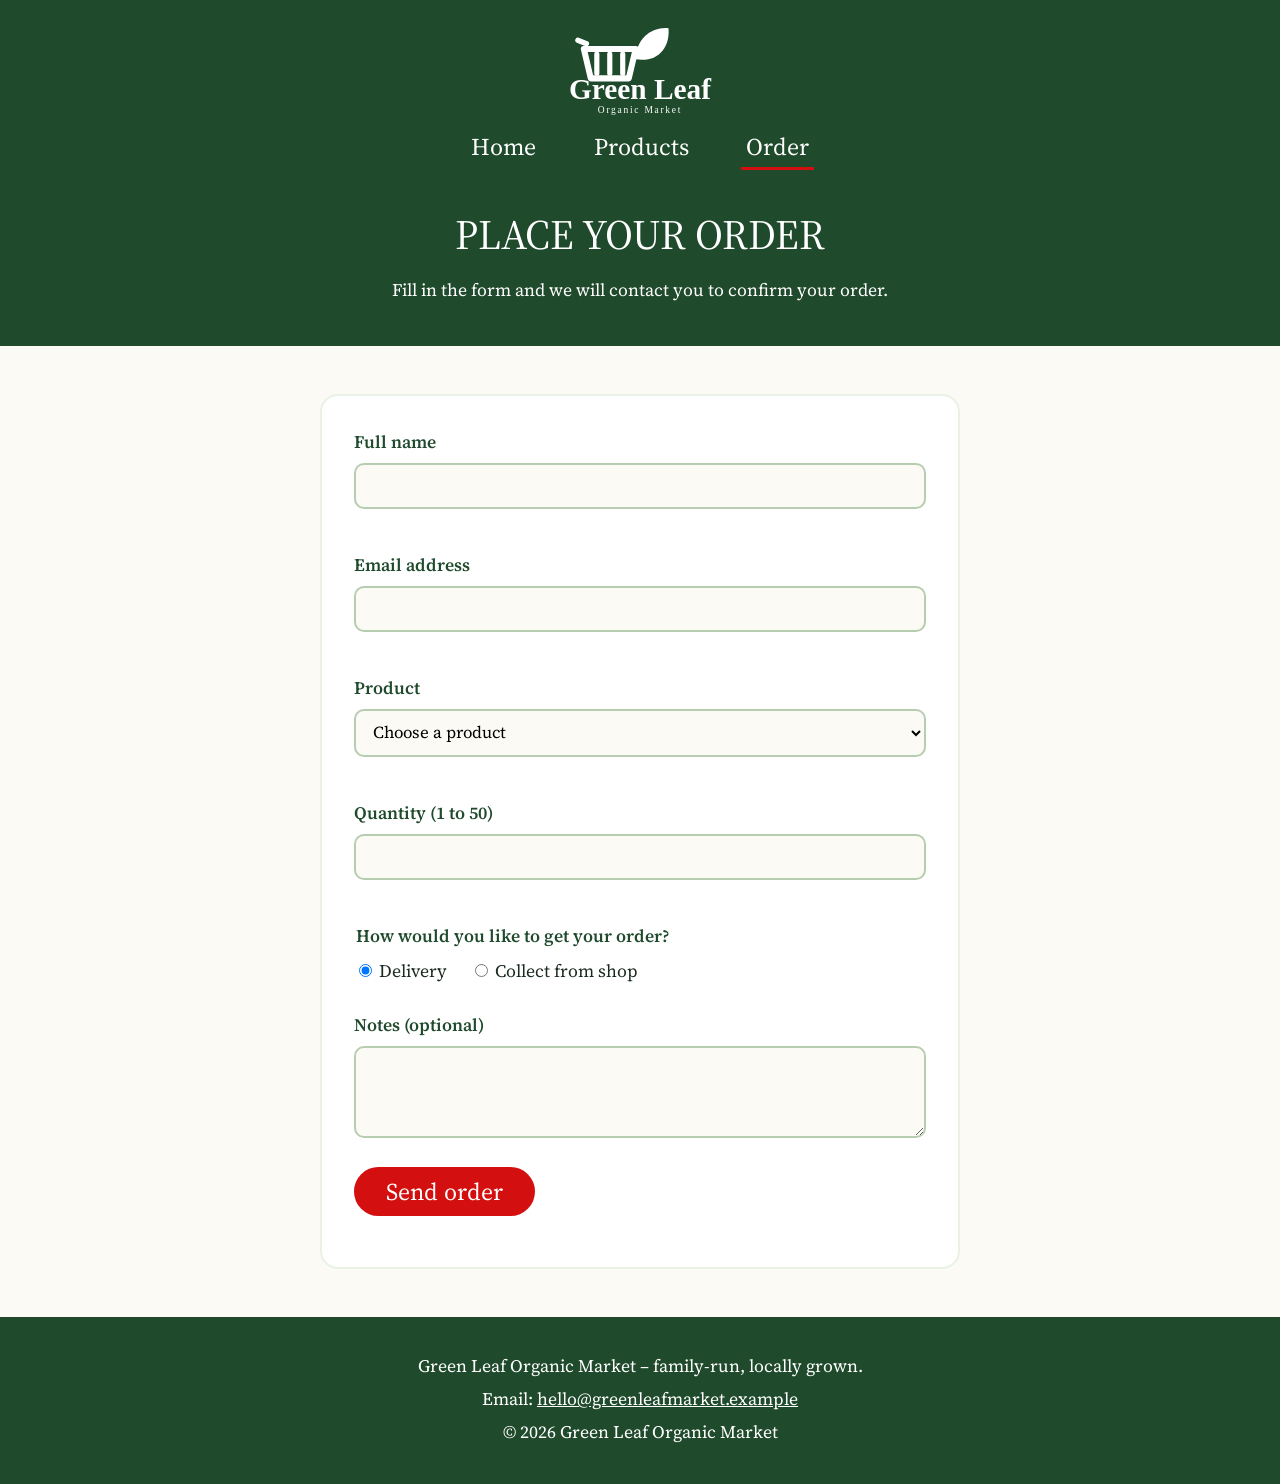
<file: GreenLeafWebsite/greenleaf/order.html>
<!DOCTYPE html>
<html lang="en">
<head>
  <meta charset="UTF-8"> 
  <meta name="viewport" content="width=device-width, initial-scale=1"> <!-- this makes the website fit for different screen sizes-->
  <title>Green Leaf Organic Market | Order</title>
  <meta name="description" content="Send your order to Green Leaf Organic Market.">
  <link rel="preconnect" href="https://fonts.googleapis.com"> <!-- connects external fonts and CSS stylesheet-->
  <link rel="preconnect" href="https://fonts.gstatic.com" crossorigin>
  <link href="https://fonts.googleapis.com/css2?family=Source+Serif+4:wght@400;600&display=swap" rel="stylesheet">
  <link rel="stylesheet" href="style.css"> <!-- links the external CSS file for page styling -->
</head>
<body>
  <header class="page-banner"> <!-- website header and navigation menu-->
    <div class="site-header">
      <a class="logo" href="index.html"><img src="images/logo.svg" alt="Green Leaf Organic Market logo with a basket and a leaf"></a>
      <nav class="main-nav" aria-label="Main navigation"> <!-- navigation menu for moving inbetween pages-->
        <ul>
          <li><a href="index.html">Home</a></li>
          <li><a href="products.html">Products</a></li>
          <li><a href="order.html" aria-current="page">Order</a></li> <!-- marks order as the current page-->
        </ul>
      </nav>
    </div>
    <h1>Place your order</h1>
    <p>Fill in the form and we will contact you to confirm your order.</p>
  </header>

  <main> <!-- main page heading and description-->
    <section class="section">
      <form id="order-form" class="order-form" action="#" method="post" novalidate> <!-- creats the form used to collect customer orders-->
        <div class="field" id="field-name"> <!-- collects the customers full name-->
          <label for="name">Full name</label> <!-- connects the label to the name input-->
          <input type="text" id="name" name="name" autocomplete="name" aria-describedby="name-error">
          <p class="error-msg" id="name-error"></p> <!-- displays an error if the name is invalid -->
        </div>

        <div class="field" id="field-email"> <!-- collects the customers email address-->
          <label for="email">Email address</label>
          <input type="email" id="email" name="email" autocomplete="email" aria-describedby="email-error"> <!-- uses email input to collect an email address-->
          <p class="error-msg" id="email-error"></p> <!-- displays an error if the email is invalid-->
        </div>

        <div class="field" id="field-product"> <!-- allows customer to select a product-->
          <label for="product">Product</label>
          <select id="product" name="product" aria-describedby="product-error">
            <option value="">Choose a product</option> <!-- default option shown before making a selection-->
            <optgroup label="Fruit"> <!-- lists the available fruit products-->
              <option>Mangoes</option>
              <option>Oranges</option>
              <option>Melon</option>
              <option>Grapes</option>
              <option>Watermelon</option>
              <option>Blueberries</option>
            </optgroup>
            <optgroup label="Vegetables"> <!-- lists the available vegetable products-->
              <option>Tomatoes</option>
              <option>Potatoes</option>
              <option>Spinach</option>
              <option>Lettuce</option>
            </optgroup>
          </select> 
          <p class="error-msg" id="product-error"></p> <!-- displays an error if no product is selected-->
        </div>

        <div class="field" id="field-quantity"> <!-- collects the number of items that the customer requests for-->
          <label for="quantity">Quantity (1 to 50)</label> 
          <input type="number" id="quantity" name="quantity" inputmode="numeric" aria-describedby="quantity-error"> <!-- allows customer enter a quantity numerically-->
          <p class="error-msg" id="quantity-error"></p> <!-- shows an error if the quantity is invalid-->
        </div>

        <fieldset class="field radio-row"> <!-- allows customers to choose their collection method -->
          <legend>How would you like to get your order?</legend>
          <label><input type="radio" name="method" value="delivery" checked> Delivery</label> <!-- radio buttons allow only one delivery option-->
          <label><input type="radio" name="method" value="collection"> Collect from shop</label>
        </fieldset>

        <div class="field"> <!-- provides an optional area for extra information-->
          <label for="notes">Notes (optional)</label>
          <textarea id="notes" name="notes" rows="3"></textarea>
        </div>

        <button type="submit" class="btn">Send order</button> <!-- subtmis the completed order form-->
        <div id="form-status" class="form-status" role="status" aria-live="polite"></div> <!-- shows validation errors or order status messages-->
      </form>
    </section>
  </main>

  <footer class="site-footer">
    <p>Green Leaf Organic Market &ndash; family-run, locally grown.</p>
    <p>Email: <a href="mailto:hello@greenleafmarket.example">hello@greenleafmarket.example</a></p>
    <p>&copy; 2026 Green Leaf Organic Market</p>
  </footer>
  <script src="script.js"></script>
</body>
</html>
</file>
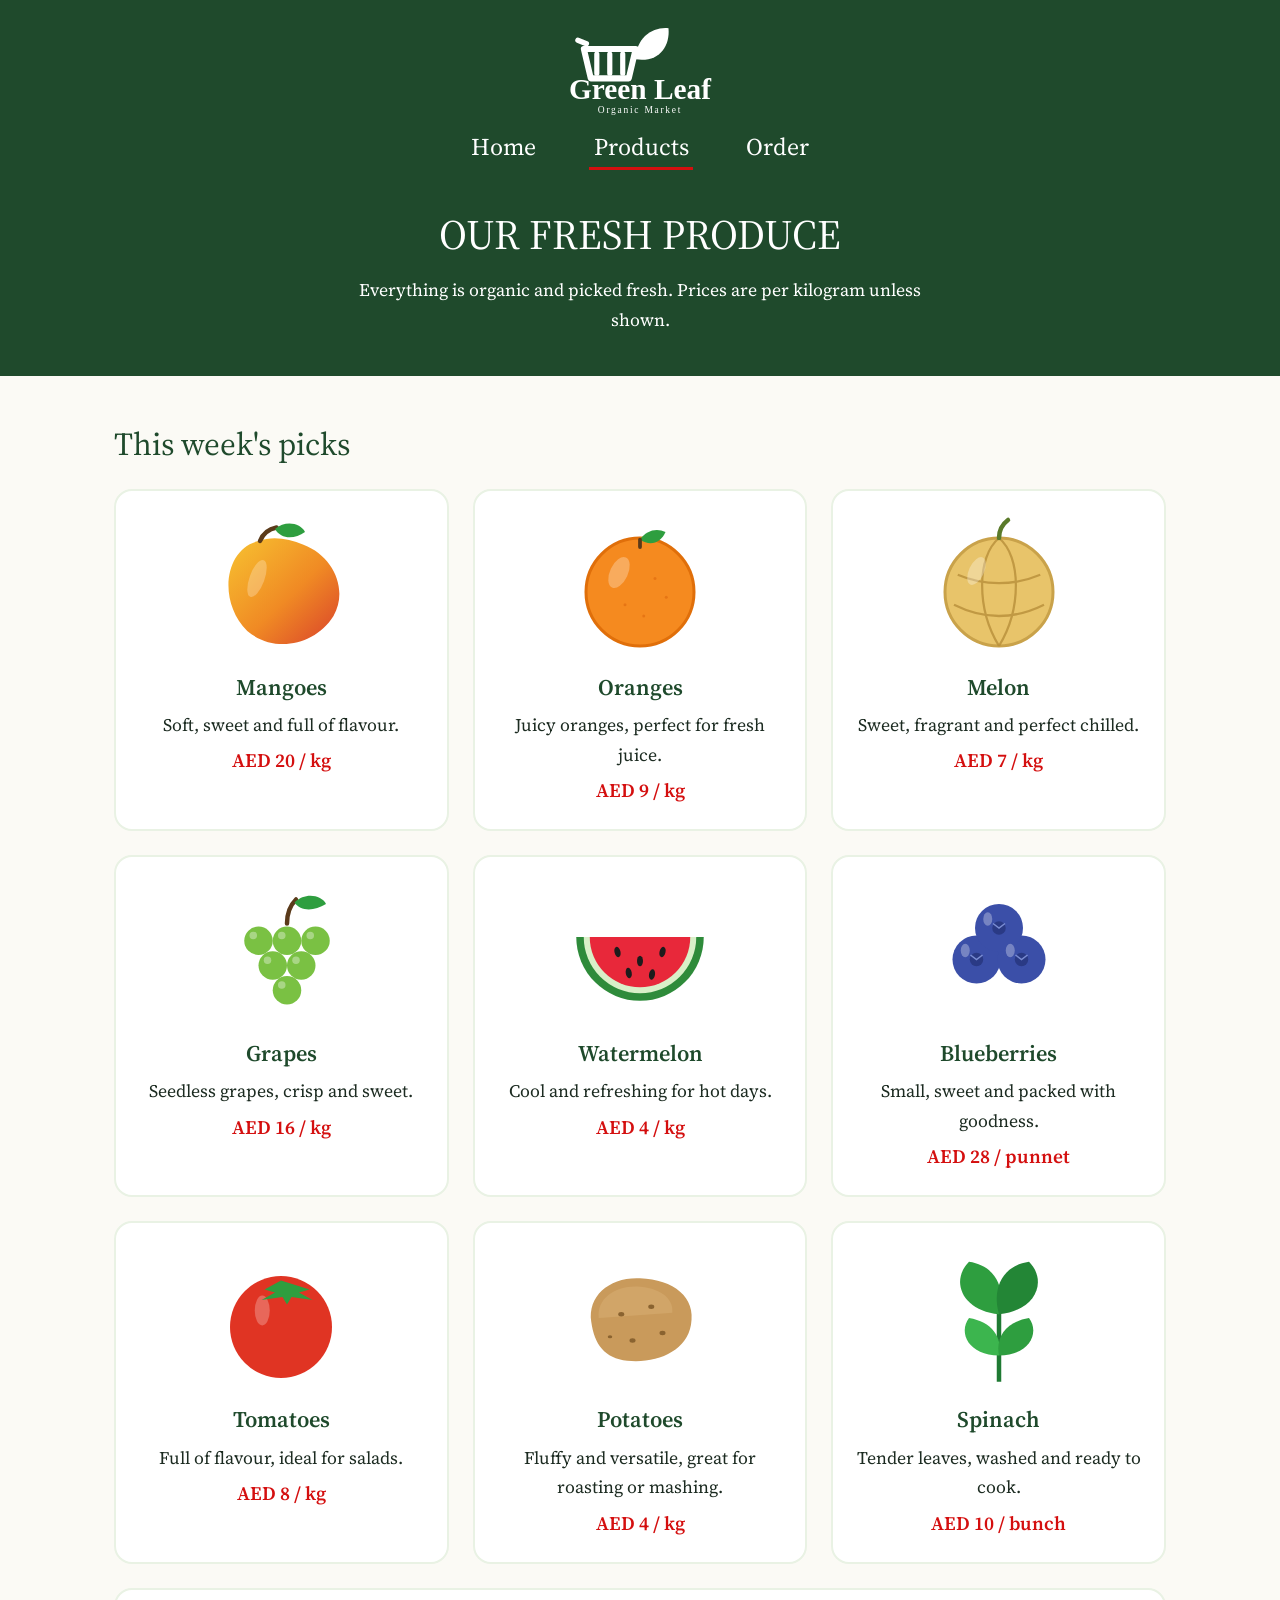
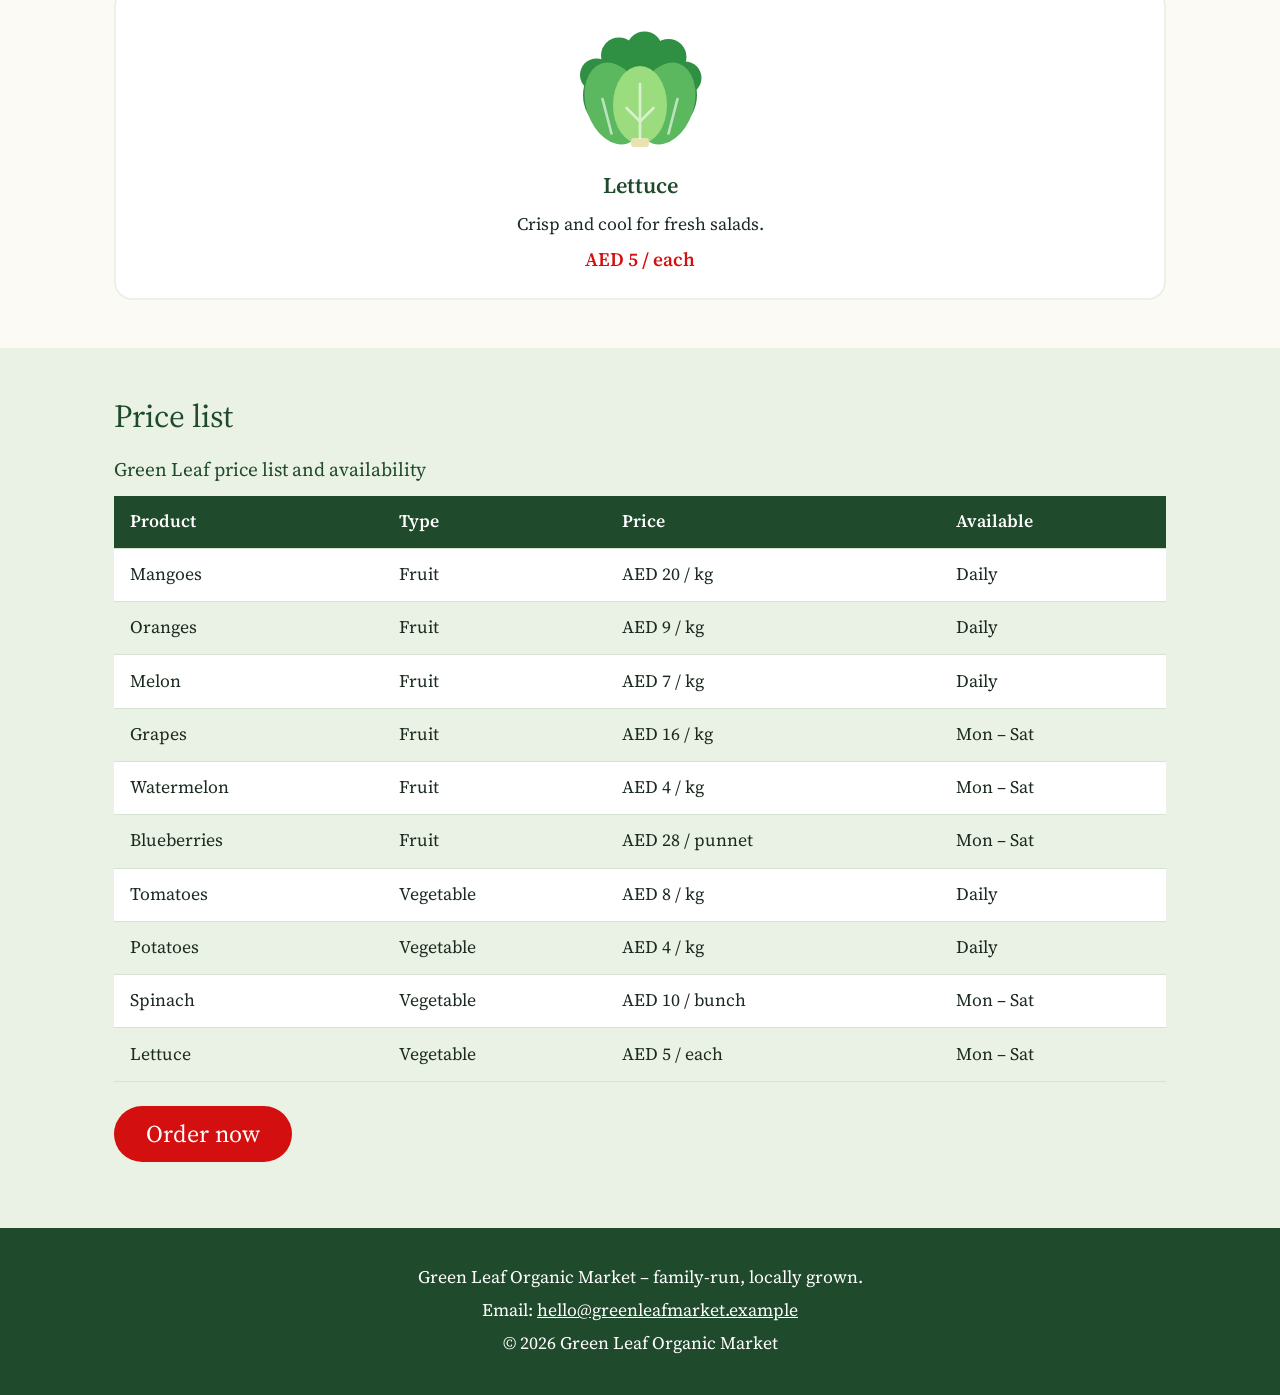
<file: GreenLeafWebsite/greenleaf/products.html>
<!DOCTYPE html>
<html lang="en">
<head>
  <meta charset="UTF-8"> <!-- Sets the character format -->
  <meta name="viewport" content="width=device-width, initial-scale=1"> <!-- Adjusts page size for different devices -->
  <title>Green Leaf Organic Market | Products</title> <!-- Sets the browser tab title -->
  <meta name="description" content="Organic fruit and vegetables available from Green Leaf Organic Market."> <!-- Describes the page -->
  <link rel="preconnect" href="https://fonts.googleapis.com"> <!-- Connects to Google Fonts -->
  <link rel="preconnect" href="https://fonts.gstatic.com" crossorigin>
  <link href="https://fonts.googleapis.com/css2?family=Source+Serif+4:wght@400;600&display=swap" rel="stylesheet"> <!-- Loads the website font -->
  <link rel="stylesheet" href="style.css"> <!-- Connects the CSS stylesheet -->
</head>
<body>
  <header class="page-banner"> <!-- Creates the top page banner -->
    <div class="site-header"> <!-- Holds the logo and navigation -->
      <a class="logo" href="index.html"><img src="images/logo.svg" alt="Green Leaf Organic Market logo with a basket and a leaf"></a> <!-- Logo links to Home -->
      <nav class="main-nav" aria-label="Main navigation"> <!-- Creates the navigation menu -->
        <ul>
          <li><a href="index.html">Home</a></li> <!-- Links to Home -->
          <li><a href="products.html" aria-current="page">Products</a></li> <!-- Marks the current page -->
          <li><a href="order.html">Order</a></li> <!-- Links to Order -->
        </ul>
      </nav>
    </div>
    <h1>Our fresh produce</h1> <!-- Main page heading -->
    <p>Everything is organic and picked fresh. Prices are per kilogram unless shown.</p> <!-- Short page introduction -->
  </header>

  <main> <!-- Contains the main page content -->
    <section class="section">
      <h2>This week's picks</h2> <!-- Introduces the available products -->
      <ul class="product-grid"> <!-- Displays products in a grid -->
        <li class="product"> <!-- Individual product card -->
          <img src="images/mango.svg" alt="A ripe yellow and orange mango"> <!-- Displays mango image with alt text -->
          <h3>Mangoes</h3> <!-- Product name -->
          <p>Soft, sweet and full of flavour.</p> <!-- Product description -->
          <p class="price">AED 20 / kg</p> <!-- Displays product price -->
        </li>
        <li class="product">
          <img src="images/orange.svg" alt="A whole orange with a green leaf">
          <h3>Oranges</h3>
          <p>Juicy oranges, perfect for fresh juice.</p>
          <p class="price">AED 9 / kg</p>
        </li>
        <li class="product">
          <img src="images/melon.svg" alt="A whole round melon with a netted skin">
          <h3>Melon</h3>
          <p>Sweet, fragrant and perfect chilled.</p>
          <p class="price">AED 7 / kg</p>
        </li>
        <li class="product">
          <img src="images/grapes.svg" alt="A bunch of green grapes on the vine">
          <h3>Grapes</h3>
          <p>Seedless grapes, crisp and sweet.</p>
          <p class="price">AED 16 / kg</p>
        </li>
        <li class="product">
          <img src="images/watermelon.svg" alt="A slice of watermelon with red flesh and black seeds">
          <h3>Watermelon</h3>
          <p>Cool and refreshing for hot days.</p>
          <p class="price">AED 4 / kg</p>
        </li>
        <li class="product">
          <img src="images/blueberries.svg" alt="A pile of fresh blueberries">
          <h3>Blueberries</h3>
          <p>Small, sweet and packed with goodness.</p>
          <p class="price">AED 28 / punnet</p>
        </li>
        <li class="product">
          <img src="images/tomato.svg" alt="A round red tomato">
          <h3>Tomatoes</h3>
          <p>Full of flavour, ideal for salads.</p>
          <p class="price">AED 8 / kg</p>
        </li>
        <li class="product">
          <img src="images/potato.svg" alt="A brown potato with small eyes">
          <h3>Potatoes</h3>
          <p>Fluffy and versatile, great for roasting or mashing.</p>
          <p class="price">AED 4 / kg</p>
        </li>
        <li class="product">
          <img src="images/spinach.svg" alt="A bunch of green spinach leaves">
          <h3>Spinach</h3>
          <p>Tender leaves, washed and ready to cook.</p>
          <p class="price">AED 10 / bunch</p>
        </li>
        <li class="product">
          <img src="images/lettuce.svg" alt="A fresh green lettuce">
          <h3>Lettuce</h3>
          <p>Crisp and cool for fresh salads.</p>
          <p class="price">AED 5 / each</p>
        </li>
      </ul>
    </section>

    <section class="band-light"> <!-- creates a seperate section thats lighty coloured-->
      <div class="section">
        <h2>Price list</h2> <!--intronduces -->
        <div class="table-wrap">
          <table>
            <caption>Green Leaf price list and availability</caption>
            <thead>
              <tr><th scope="col">Product</th><th scope="col">Type</th><th scope="col">Price</th><th scope="col">Available</th></tr>
            </thead>
            <tbody>
              <tr><td>Mangoes</td><td>Fruit</td><td>AED 20 / kg</td><td>Daily</td></tr>
              <tr><td>Oranges</td><td>Fruit</td><td>AED 9 / kg</td><td>Daily</td></tr>
              <tr><td>Melon</td><td>Fruit</td><td>AED 7 / kg</td><td>Daily</td></tr>
              <tr><td>Grapes</td><td>Fruit</td><td>AED 16 / kg</td><td>Mon &ndash; Sat</td></tr>
              <tr><td>Watermelon</td><td>Fruit</td><td>AED 4 / kg</td><td>Mon &ndash; Sat</td></tr>
              <tr><td>Blueberries</td><td>Fruit</td><td>AED 28 / punnet</td><td>Mon &ndash; Sat</td></tr>
              <tr><td>Tomatoes</td><td>Vegetable</td><td>AED 8 / kg</td><td>Daily</td></tr>
              <tr><td>Potatoes</td><td>Vegetable</td><td>AED 4 / kg</td><td>Daily</td></tr>
              <tr><td>Spinach</td><td>Vegetable</td><td>AED 10 / bunch</td><td>Mon &ndash; Sat</td></tr>
              <tr><td>Lettuce</td><td>Vegetable</td><td>AED 5 / each</td><td>Mon &ndash; Sat</td></tr>
            </tbody>
          </table>
        </div>
        <p style="margin-top:1.5rem;"><a class="btn" href="order.html">Order now</a></p>
      </div>
    </section>
  </main>

  <footer class="site-footer">
    <p>Green Leaf Organic Market &ndash; family-run, locally grown.</p>
    <p>Email: <a href="mailto:hello@greenleafmarket.example">hello@greenleafmarket.example</a></p>
    <p>&copy; 2026 Green Leaf Organic Market</p>
  </footer>
</body>
</html>
</file>
<file: GreenLeafWebsite/greenleaf/style.css>
/* Green Leaf Organic Market - one stylesheet for all pages */
:root {
  --green-dark: #1f4a2c;
  --green-mid: #2e7d3a;
  --green-light: #e9f2e4;
  --red: #d40f0f;
  --red-dark: #a80a0a;
  --cream: #fbfaf5;
  --text: #1c2b21;
  --white: #ffffff;
  --font: "Source Serif 4", "Source Serif Pro", Georgia, "Times New Roman", serif;
}

* { box-sizing: border-box; }

body {
  margin: 0;
  font-family: var(--font);
  font-size: 1.1rem;
  line-height: 1.7;
  color: var(--text);
  background: var(--cream);
}

img { max-width: 100%; height: auto; display: block; }
a { color: var(--green-mid); }
a:focus-visible, button:focus-visible, input:focus-visible, select:focus-visible, textarea:focus-visible {
  outline: 3px solid var(--red);
  outline-offset: 2px;
}

/* ---------- Header and navigation ---------- */
.site-header {
  text-align: center;
  padding: 1rem 1rem 0.5rem;
  position: relative;
  z-index: 2;
}
.logo img { width: 190px; margin: 0 auto; }
.main-nav ul {
  list-style: none;
  margin: 0.5rem 0 0;
  padding: 0;
  display: flex;
  justify-content: center;
  gap: 3rem;
}
.main-nav a {
  color: var(--white);
  text-decoration: none;
  font-size: 1.5rem;
  padding: 0.2rem 0.3rem;
  border-bottom: 3px solid transparent;
}
.main-nav a:hover,
.main-nav a[aria-current="page"] { border-bottom-color: var(--red); }

/* ---------- Hero (Home) ---------- */
.hero {
  position: relative;
  min-height: 100vh;
  color: var(--white);
  text-align: center;
  background:
    linear-gradient(rgba(0,0,0,0.25), rgba(0,0,0,0.35)),
    url("images/hero.jpg") center / cover no-repeat,
    url("images/farm-banner.svg") center / cover no-repeat;
  display: flex;
  flex-direction: column;
  overflow: hidden;
}
.hero .logo-wrap { background: rgba(255,255,255,0.85); }
.hero-content {
  flex: 1;
  display: flex;
  flex-direction: column;
  align-items: center;
  justify-content: center;
  padding: 2rem 1.5rem 6rem;
}
.hero h1 {
  font-size: 3.4rem;
  font-weight: 400;
  line-height: 1.25;
  text-transform: uppercase;
  max-width: 1000px;
  margin: 0 0 2rem;
  text-shadow: 0 2px 8px rgba(0,0,0,0.5);
}
.hero h1 .red { color: var(--red); }
.hero-fruit { position: absolute; pointer-events: none; }
.hero-strawberry { top: -30px; left: -40px; width: 250px; transform: rotate(-15deg); }
.hero-apple { bottom: -30px; right: -30px; width: 330px; }
.hero-band {
  position: absolute;
  left: 0; right: 0; bottom: 0;
  height: 100px;
  background: var(--green-dark);
}

/* ---------- Buttons ---------- */
.btn {
  display: inline-block;
  background: var(--red);
  color: var(--white);
  font-family: var(--font);
  font-size: 1.5rem;
  padding: 0.5rem 2rem;
  border: 0;
  border-radius: 999px;
  text-decoration: none;
  cursor: pointer;
}
.btn:hover { background: var(--red-dark); }

/* ---------- Page banner (Products / Order) ---------- */
.page-banner {
  background: var(--green-dark);
  color: var(--white);
  text-align: center;
  padding-bottom: 2.5rem;
}
/* Logo turns white on the dark green banner (Products and Order pages) */
.page-banner .logo img { filter: brightness(0) invert(1); }
.page-banner h1 {
  font-size: 2.6rem;
  font-weight: 400;
  text-transform: uppercase;
  margin: 1.5rem 1rem 0.3rem;
}
.page-banner p { margin: 0 auto; max-width: 620px; padding: 0 1rem; }
.page-banner .main-nav a { color: var(--white); }

/* ---------- Layout ---------- */
main { display: block; }
.section { max-width: 1100px; margin: 0 auto; padding: 3rem 1.5rem; }
.section h2 {
  font-size: 2rem;
  font-weight: 400;
  color: var(--green-dark);
  margin: 0 0 1rem;
  line-height: 1.3;
}
.section p { max-width: 70ch; }
.band-green { background: var(--green-dark); color: var(--white); }
.band-green h2 { color: var(--white); }
.band-light { background: var(--green-light); }

.split { display: flex; gap: 2.5rem; align-items: center; }
.split > * { flex: 1; min-width: 0; }
.section-photo { width: 100%; border-radius: 18px; }

.checklist { list-style: none; padding: 0; margin: 1rem 0; }
.checklist li { padding: 0.4rem 0 0.4rem 2rem; position: relative; }
.checklist li::before {
  content: "";
  position: absolute;
  left: 0; top: 0.9rem;
  width: 14px; height: 14px;
  border-radius: 0 100% 0 100%;
  background: var(--green-mid);
}

/* ---------- Products ---------- */
.product-grid {
  list-style: none;
  padding: 0;
  margin: 1.5rem 0 0;
  display: flex;
  flex-wrap: wrap;
  gap: 1.5rem;
}
.product {
  flex: 1 1 280px;
  background: var(--white);
  border: 2px solid var(--green-light);
  border-radius: 18px;
  padding: 1.2rem;
  text-align: center;
}
.product img { width: 150px; height: 150px; margin: 0 auto 0.5rem; }
.product h3 { margin: 0.3rem 0; font-weight: 600; color: var(--green-dark); font-size: 1.4rem; }
.product p { margin: 0.2rem auto; }
.price { color: var(--red); font-weight: 600; font-size: 1.2rem; }

.table-wrap { overflow-x: auto; }
table { border-collapse: collapse; width: 100%; background: var(--white); }
caption { text-align: left; font-size: 1.2rem; padding-bottom: 0.6rem; color: var(--green-dark); }
th, td { padding: 0.7rem 1rem; text-align: left; border-bottom: 1px solid #d5e3d0; }
thead th { background: var(--green-dark); color: var(--white); font-weight: 600; }
tbody tr:nth-child(even) { background: var(--green-light); }

/* ---------- Order form ---------- */
.order-form {
  background: var(--white);
  border: 2px solid var(--green-light);
  border-radius: 18px;
  padding: 2rem;
  max-width: 640px;
  margin: 0 auto;
}
.field { margin-bottom: 1.2rem; }
.field label, .field legend { display: block; font-weight: 600; margin-bottom: 0.3rem; color: var(--green-dark); }
fieldset.field { border: 0; padding: 0; margin: 0 0 1.2rem; }
.radio-row label { display: inline-block; font-weight: 400; margin-right: 1.2rem; color: var(--text); }
input[type="text"], input[type="email"], input[type="number"], select, textarea {
  width: 100%;
  font-family: var(--font);
  font-size: 1.05rem;
  padding: 0.6rem 0.8rem;
  border: 2px solid #b7cdb0;
  border-radius: 10px;
  background: var(--cream);
}
.field.invalid input, .field.invalid select { border-color: var(--red); background: #fff4f4; }
.error-msg { color: var(--red-dark); font-size: 0.95rem; margin: 0.3rem 0 0; min-height: 1.2em; }
.form-status { margin-top: 1.2rem; padding: 0; font-weight: 600; }
.form-status.ok { background: var(--green-light); color: var(--green-dark); padding: 1rem; border-radius: 10px; border-left: 6px solid var(--green-mid); }
.form-status.bad { background: #fff4f4; color: var(--red-dark); padding: 1rem; border-radius: 10px; border-left: 6px solid var(--red); }

/* ---------- Footer ---------- */
.site-footer { background: var(--green-dark); color: var(--white); text-align: center; padding: 2rem 1rem; }
.site-footer a { color: var(--white); }
.site-footer p { margin: 0.2rem 0; }

/* ---------- The one media query: phones ---------- */
@media (max-width: 700px) {
  body { font-size: 1rem; }
  .logo img { width: 150px; }
  .main-nav ul { gap: 1rem; flex-wrap: wrap; }
  .main-nav a { font-size: 1.15rem; }
  .hero h1 { font-size: 1.8rem; }
  .hero-content { padding-bottom: 7rem; }
  .hero-strawberry { width: 130px; top: -15px; left: -25px; }
  .hero-apple { width: 170px; bottom: -15px; right: -20px; }
  .hero-band { height: 60px; }
  .btn { font-size: 1.2rem; }
  .page-banner h1 { font-size: 1.8rem; }
  .split { flex-direction: column; }
  .section { padding: 2rem 1rem; }
  .order-form { padding: 1.2rem; }
}
</file>
